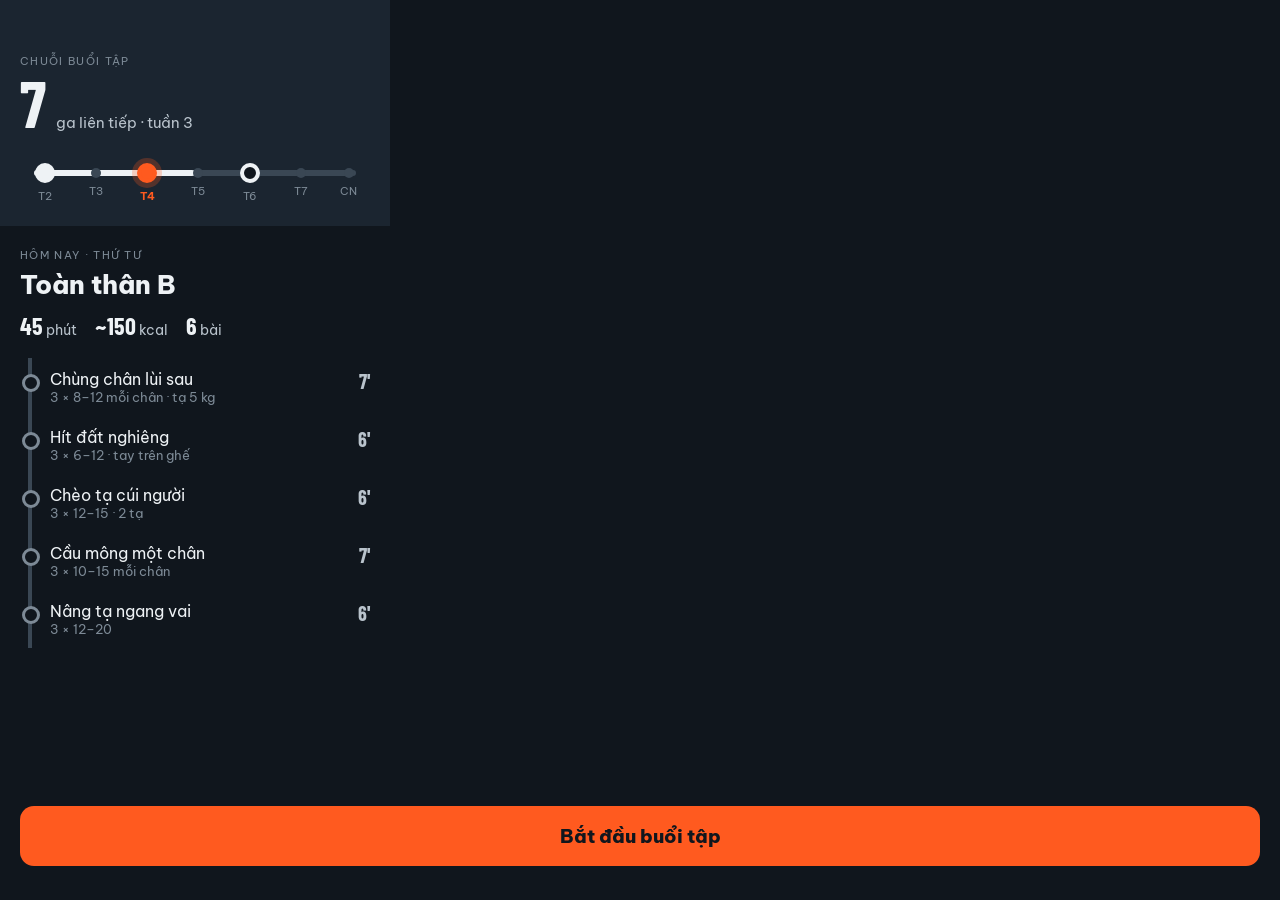
<file: .impeccable/mocks/decision/assigned.html>
<!doctype html><html lang="vi"><head><meta charset="utf-8">
<link href="https://fonts.googleapis.com/css2?family=Be+Vietnam+Pro:wght@400;600;800&family=Barlow+Condensed:wght@600;700&display=swap" rel="stylesheet">
<style>
*{box-sizing:border-box;margin:0}
body{width:390px;height:844px;overflow:hidden;background:#10161d;color:#eef2f5;font-family:'Be Vietnam Pro',sans-serif}
.top{padding:54px 20px 18px;background:#1b2530}
.k{font-size:11px;letter-spacing:.12em;text-transform:uppercase;color:#7d8a96}
.streak{display:flex;align-items:baseline;gap:10px;margin-top:6px}
.streak b{font-family:'Barlow Condensed';font-size:64px;line-height:.9}
.streak span{font-size:15px;color:#b9c3cc}
.line{position:relative;margin:26px 4px 6px;height:44px}
.line:before{content:"";position:absolute;left:10px;right:10px;top:12px;height:6px;background:#3a4754;border-radius:3px}
.line i{position:absolute;left:10px;top:12px;height:6px;width:47%;background:#eef2f5;border-radius:3px}
.st{position:absolute;top:0;width:30px;text-align:center;transform:translateX(-50%)}
.st em{display:block;margin:5px auto 0;width:20px;height:20px;border-radius:50%;border:4px solid #eef2f5;background:#10161d}
.st.d em{background:#eef2f5}.st.r em{width:10px;height:10px;border-width:0;background:#3a4754;margin-top:10px}
.st.now em{border-color:#ff5a1f;background:#ff5a1f;box-shadow:0 0 0 5px rgba(255,90,31,.25)}
.st small{display:block;margin-top:6px;font-size:11px;color:#7d8a96}.st.now small{color:#ff5a1f;font-weight:700}
main{padding:22px 20px}
h1{font-size:26px;font-weight:800;margin-top:6px}
.meta{display:flex;gap:18px;margin:10px 0 18px;color:#b9c3cc;font-size:14px}
.meta b{font-family:'Barlow Condensed';font-size:24px;color:#eef2f5;margin-right:3px}
ol{list-style:none;padding:0;border-left:4px solid #3a4754;margin-left:8px}
li{position:relative;display:flex;justify-content:space-between;padding:11px 0 11px 18px;font-size:16px}
li:before{content:"";position:absolute;left:-10px;top:16px;width:12px;height:12px;border-radius:50%;background:#10161d;border:3px solid #7d8a96}
li span{color:#7d8a96;font-size:13px;display:block}
li b{font-family:'Barlow Condensed';font-size:20px;color:#b9c3cc}
.go{position:absolute;left:20px;right:20px;bottom:34px;height:60px;border-radius:14px;background:#ff5a1f;color:#10161d;font-weight:800;font-size:19px;display:flex;align-items:center;justify-content:center}
</style></head><body>
<div class="top">
<div class="k">Chuỗi buổi tập</div>
<div class="streak"><b>7</b><span>ga liên tiếp · tuần 3</span></div>
<div class="line"><i></i>
<div class="st d" style="left:6%"><em></em><small>T2</small></div>
<div class="st r" style="left:21%"><em></em><small>T3</small></div>
<div class="st now" style="left:36%"><em></em><small>T4</small></div>
<div class="st r" style="left:51%"><em></em><small>T5</small></div>
<div class="st" style="left:66%"><em></em><small>T6</small></div>
<div class="st r" style="left:81%"><em></em><small>T7</small></div>
<div class="st r" style="left:95%"><em></em><small>CN</small></div>
</div></div>
<main>
<div class="k">Hôm nay · Thứ Tư</div>
<h1>Toàn thân B</h1>
<div class="meta"><span><b>45</b>phút</span><span><b>~150</b>kcal</span><span><b>6</b>bài</span></div>
<ol>
<li><div>Chùng chân lùi sau<span>3 × 8–12 mỗi chân · tạ 5 kg</span></div><b>7'</b></li>
<li><div>Hít đất nghiêng<span>3 × 6–12 · tay trên ghế</span></div><b>6'</b></li>
<li><div>Chèo tạ cúi người<span>3 × 12–15 · 2 tạ</span></div><b>6'</b></li>
<li><div>Cầu mông một chân<span>3 × 10–15 mỗi chân</span></div><b>7'</b></li>
<li><div>Nâng tạ ngang vai<span>3 × 12–20</span></div><b>6'</b></li>
</ol>
</main>
<div class="go">Bắt đầu buổi tập</div>
</body></html>
</file>
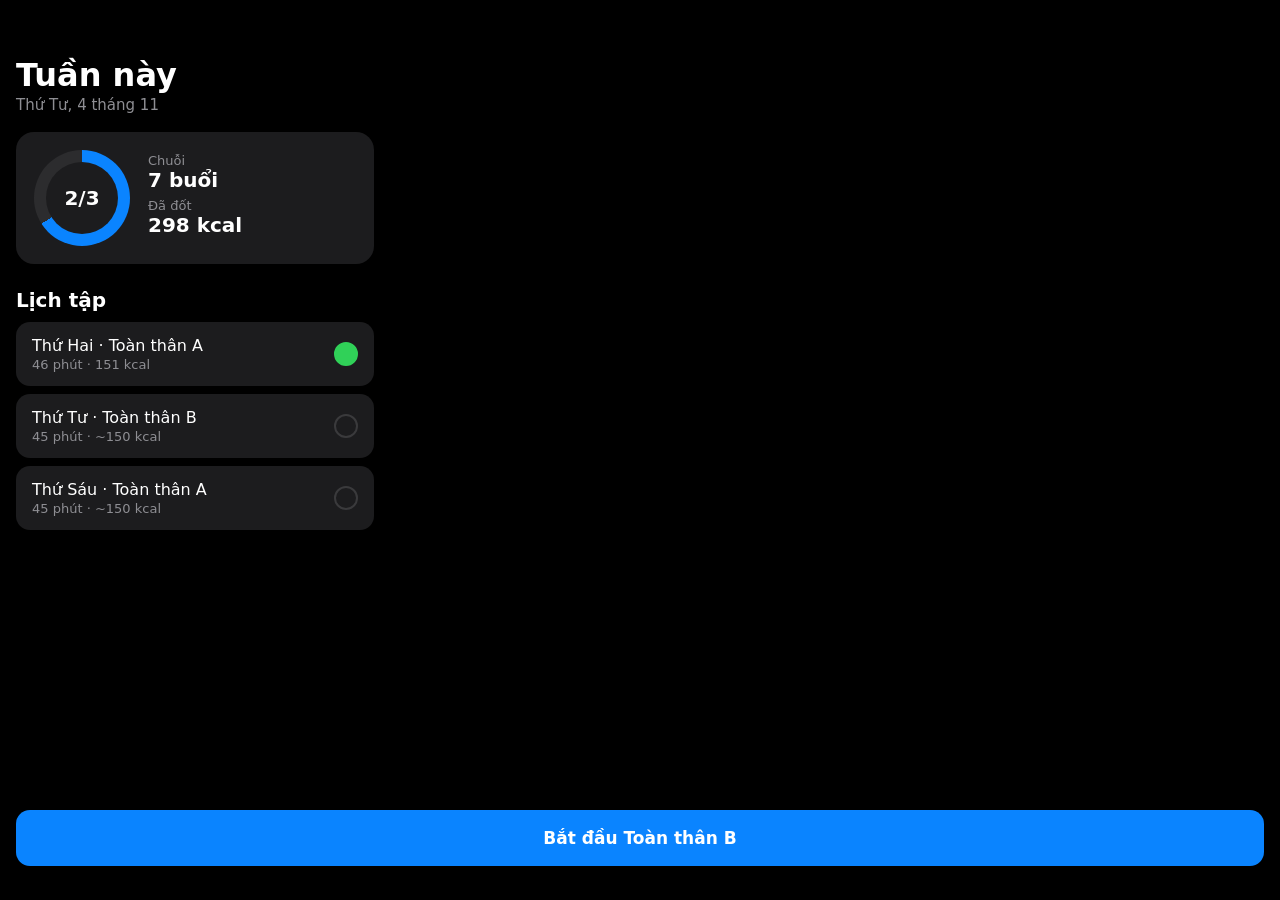
<file: .impeccable/mocks/decision/canon.html>
<!doctype html><html lang="vi"><head><meta charset="utf-8">
<style>
*{box-sizing:border-box;margin:0}
body{width:390px;height:844px;overflow:hidden;background:#000;color:#fff;font-family:-apple-system,system-ui,sans-serif;padding:56px 16px 0}
h1{font-size:32px;font-weight:800}
.sub{color:#8e8e93;font-size:15px;margin:2px 0 18px}
.sum{background:#1c1c1e;border-radius:18px;padding:18px;display:flex;gap:18px;align-items:center}
.ring{width:96px;height:96px;border-radius:50%;background:conic-gradient(#0a84ff 0 66%,#2c2c2e 0);display:flex;align-items:center;justify-content:center}
.ring div{width:72px;height:72px;border-radius:50%;background:#1c1c1e;display:flex;align-items:center;justify-content:center;font-weight:800;font-size:20px}
.stats div{font-size:13px;color:#8e8e93;margin-bottom:6px}.stats b{display:block;color:#fff;font-size:20px}
h2{font-size:20px;margin:24px 0 10px}
.c{background:#1c1c1e;border-radius:14px;padding:14px 16px;margin-bottom:8px;display:flex;justify-content:space-between;align-items:center}
.c small{display:block;color:#8e8e93;font-size:13px;margin-top:2px}
.c i{width:24px;height:24px;border-radius:50%;border:2px solid #3a3a3c}.c i.ok{background:#30d158;border-color:#30d158}
.go{position:absolute;left:16px;right:16px;bottom:34px;height:56px;border-radius:14px;background:#0a84ff;font-weight:700;font-size:17px;display:flex;align-items:center;justify-content:center}
</style></head><body>
<h1>Tuần này</h1><div class="sub">Thứ Tư, 4 tháng 11</div>
<div class="sum"><div class="ring"><div>2/3</div></div>
<div class="stats"><div>Chuỗi<b>7 buổi</b></div><div>Đã đốt<b>298 kcal</b></div></div></div>
<h2>Lịch tập</h2>
<div class="c"><div>Thứ Hai · Toàn thân A<small>46 phút · 151 kcal</small></div><i class="ok"></i></div>
<div class="c"><div>Thứ Tư · Toàn thân B<small>45 phút · ~150 kcal</small></div><i></i></div>
<div class="c"><div>Thứ Sáu · Toàn thân A<small>45 phút · ~150 kcal</small></div><i></i></div>
<div class="go">Bắt đầu Toàn thân B</div>
</body></html>
</file>
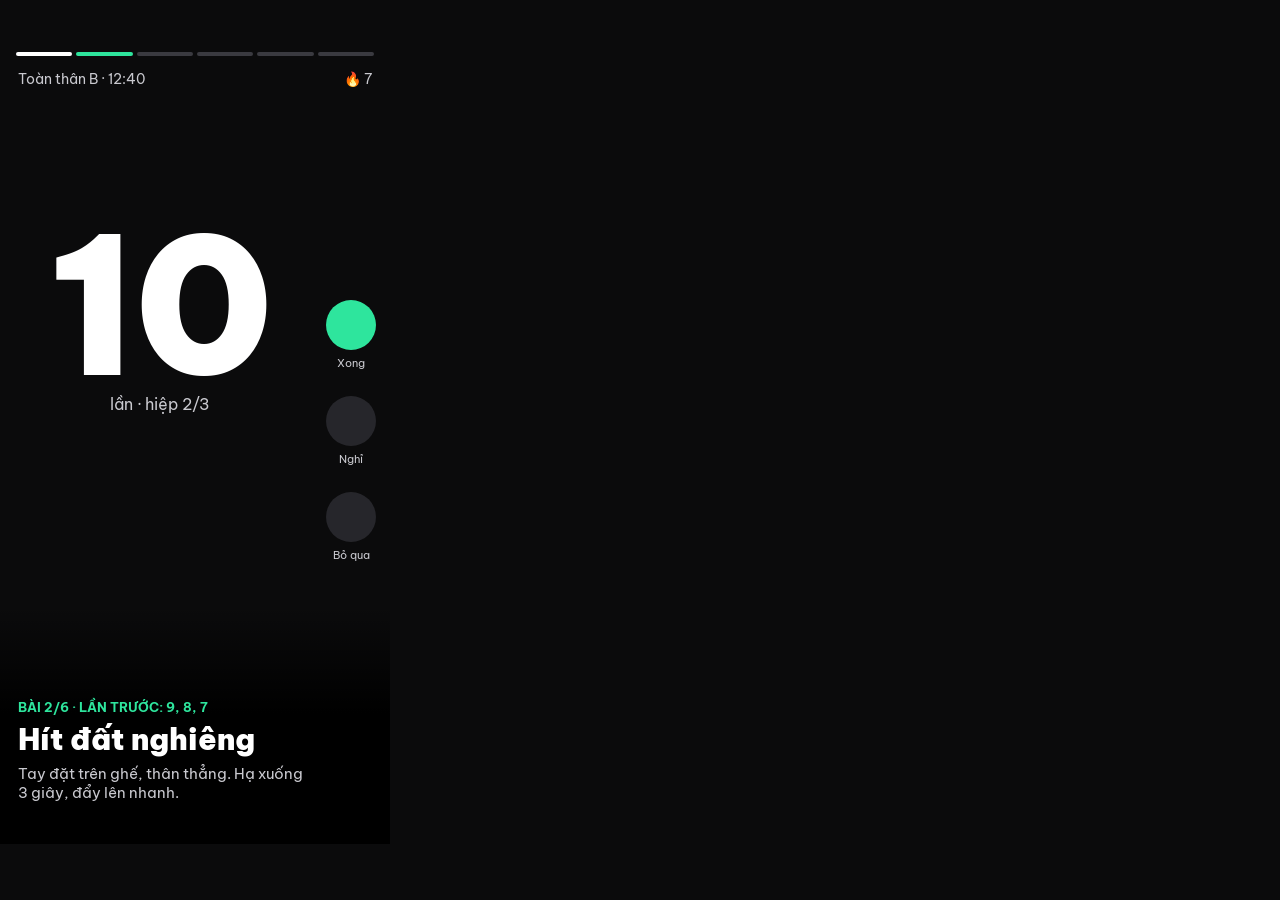
<file: .impeccable/mocks/decision/challenger-feed.html>
<!doctype html><html lang="vi"><head><meta charset="utf-8">
<link href="https://fonts.googleapis.com/css2?family=Be+Vietnam+Pro:wght@400;700;900&display=swap" rel="stylesheet">
<style>
*{box-sizing:border-box;margin:0}
body{width:390px;height:844px;overflow:hidden;background:#0b0b0c;color:#fff;font-family:'Be Vietnam Pro',sans-serif;position:relative}
.bar{display:flex;gap:4px;padding:52px 16px 0}.bar i{flex:1;height:4px;border-radius:2px;background:#3a3a40}.bar i.d{background:#fff}.bar i.n{background:#2ee59d}
.top{display:flex;justify-content:space-between;padding:14px 18px;font-size:14px;color:#c9c9cf}
.big{position:absolute;top:210px;left:0;right:70px;text-align:center}
.big b{font-size:190px;font-weight:900;line-height:1}
.big span{display:block;font-size:16px;color:#c9c9cf;margin-top:-6px}
.rail{position:absolute;right:14px;top:300px;display:flex;flex-direction:column;gap:26px;align-items:center;font-size:11px;color:#c9c9cf}
.rail div{text-align:center}.rail em{display:block;width:50px;height:50px;border-radius:50%;background:#26262b;margin-bottom:6px}
.rail .ok em{background:#2ee59d}
.cap{position:absolute;left:0;right:0;bottom:0;padding:90px 18px 42px;background:linear-gradient(transparent,#000 45%)}
.cap small{color:#2ee59d;font-weight:700;font-size:13px}
.cap h1{font-size:30px;font-weight:900;margin:4px 0 6px}
.cap p{font-size:15px;color:#c9c9cf;max-width:290px}
</style></head><body>
<div class="bar"><i class="d"></i><i class="n"></i><i></i><i></i><i></i><i></i></div>
<div class="top"><span>Toàn thân B · 12:40</span><span>🔥 7</span></div>
<div class="big"><b>10</b><span>lần · hiệp 2/3</span></div>
<div class="rail"><div class="ok"><em></em>Xong</div><div><em></em>Nghỉ</div><div><em></em>Bỏ qua</div></div>
<div class="cap"><small>BÀI 2/6 · LẦN TRƯỚC: 9, 8, 7</small><h1>Hít đất nghiêng</h1><p>Tay đặt trên ghế, thân thẳng. Hạ xuống 3 giây, đẩy lên nhanh.</p></div>
</body></html>
</file>
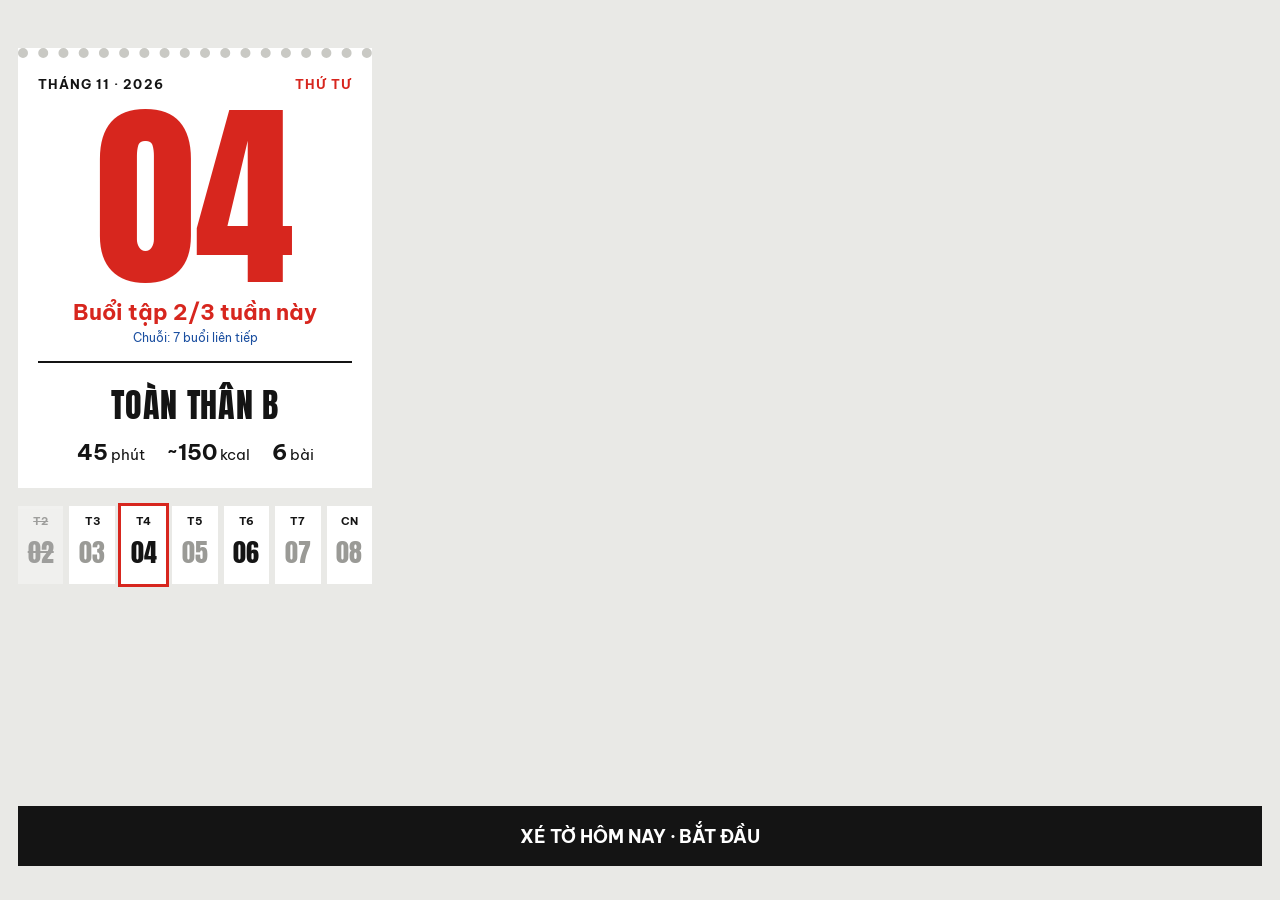
<file: .impeccable/mocks/decision/model-pick.html>
<!doctype html><html lang="vi"><head><meta charset="utf-8">
<link href="https://fonts.googleapis.com/css2?family=Anton&family=Be+Vietnam+Pro:wght@400;700&display=swap" rel="stylesheet">
<style>
*{box-sizing:border-box;margin:0}
body{width:390px;height:844px;overflow:hidden;background:#e9e9e6;font-family:'Be Vietnam Pro',sans-serif;color:#141414}
.sheet{margin:48px 18px 0;background:#fff;padding:18px 20px 22px;border-top:10px dotted #c9c9c4;text-align:center}
.mo{display:flex;justify-content:space-between;font-weight:700;font-size:13px;letter-spacing:.08em}
.mo span:last-child{color:#d7261e}
.n{font-family:'Anton';font-size:200px;line-height:1;color:#d7261e;margin:6px 0 0}
.d{font-size:22px;font-weight:700;color:#d7261e}
.am{font-size:12px;color:#1b4fa0;margin-top:4px}
hr{border:0;border-top:2px solid #141414;margin:16px 0}
h1{font-family:'Anton';font-size:34px;font-weight:400;letter-spacing:.02em}
.m{display:flex;justify-content:center;gap:22px;margin-top:8px;font-size:15px}
.m b{font-size:22px}
.wk{display:flex;gap:6px;margin:18px 18px 0}
.wk div{flex:1;background:#fff;height:78px;text-align:center;padding-top:8px;font-size:11px;font-weight:700}
.wk div b{display:block;font-family:'Anton';font-size:26px;font-weight:400;margin-top:4px}
.wk .t{opacity:.35;text-decoration:line-through}
.wk .now{outline:3px solid #d7261e}
.wk .rest b{color:#9a9a96}
.go{position:absolute;left:18px;right:18px;bottom:34px;height:60px;background:#141414;color:#fff;font-weight:700;font-size:18px;display:flex;align-items:center;justify-content:center}
</style></head><body>
<div class="sheet">
<div class="mo"><span>THÁNG 11 · 2026</span><span>THỨ TƯ</span></div>
<div class="n">04</div>
<div class="d">Buổi tập 2/3 tuần này</div>
<div class="am">Chuỗi: 7 buổi liên tiếp</div>
<hr>
<h1>TOÀN THÂN B</h1>
<div class="m"><span><b>45</b> phút</span><span><b>~150</b> kcal</span><span><b>6</b> bài</span></div>
</div>
<div class="wk">
<div class="t">T2<b>02</b></div><div class="rest">T3<b>03</b></div><div class="now">T4<b>04</b></div><div class="rest">T5<b>05</b></div><div>T6<b>06</b></div><div class="rest">T7<b>07</b></div><div class="rest">CN<b>08</b></div>
</div>
<div class="go">XÉ TỜ HÔM NAY · BẮT ĐẦU</div>
</body></html>
</file>
